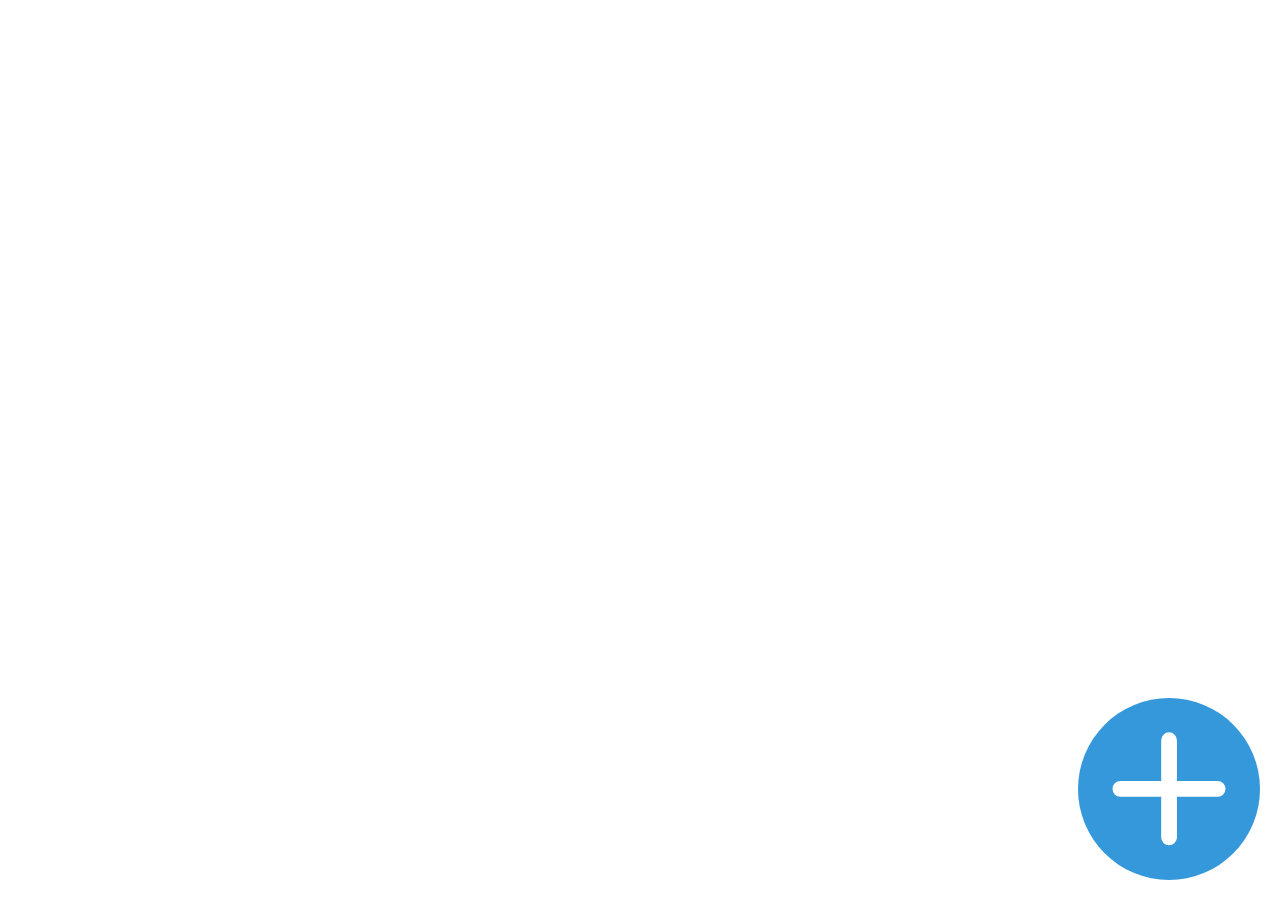
<file: index.html>
<!DOCTYPE html>
<html>
    <head>
        <meta charset="utf-8">
        <meta http-equiv="X-UA-Compatible" content="IE=edge">
        <title>Home</title>
        <meta name="description" content="">
        <meta name="viewport" content="width=device-width, initial-scale=1">
        <link rel="stylesheet" href="common/style.css">
    </head>
    <body bgcolor="#11111a">
            <h1 class="regular-text">Site Under Construction</h1>
            <script>window.location.href = "./VTracker"</script>
    </body>
</html>
</file>
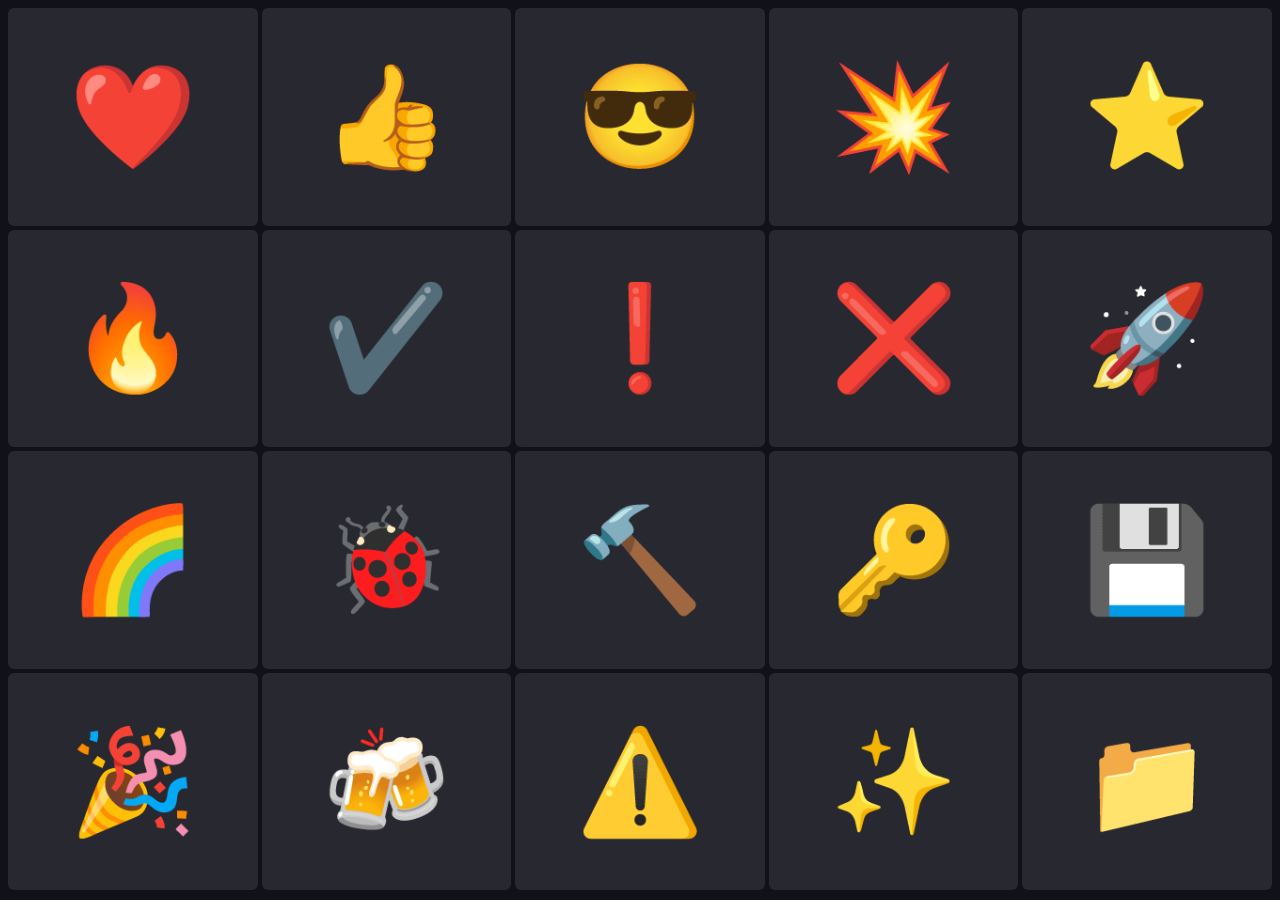
<file: emoji-palette/index.html>
<!DOCTYPE html>
<html>
    <head>
        <meta charset="utf-8">
        <meta http-equiv="X-UA-Compatible" content="IE=edge">
        <title>Emoji Palette</title>
        <meta name="description" content="">
        <meta name="viewport" content="width=device-width, initial-scale=1">
        <link rel="stylesheet" href="style.css">
    </head>
    <body class="grid-container" bgcolor="#11111a">
        <script src="index.js" async defer></script>

        <!-- <div id="grid-container" class="grid-container"> -->

        </div>
    </body>
</html>
</file>
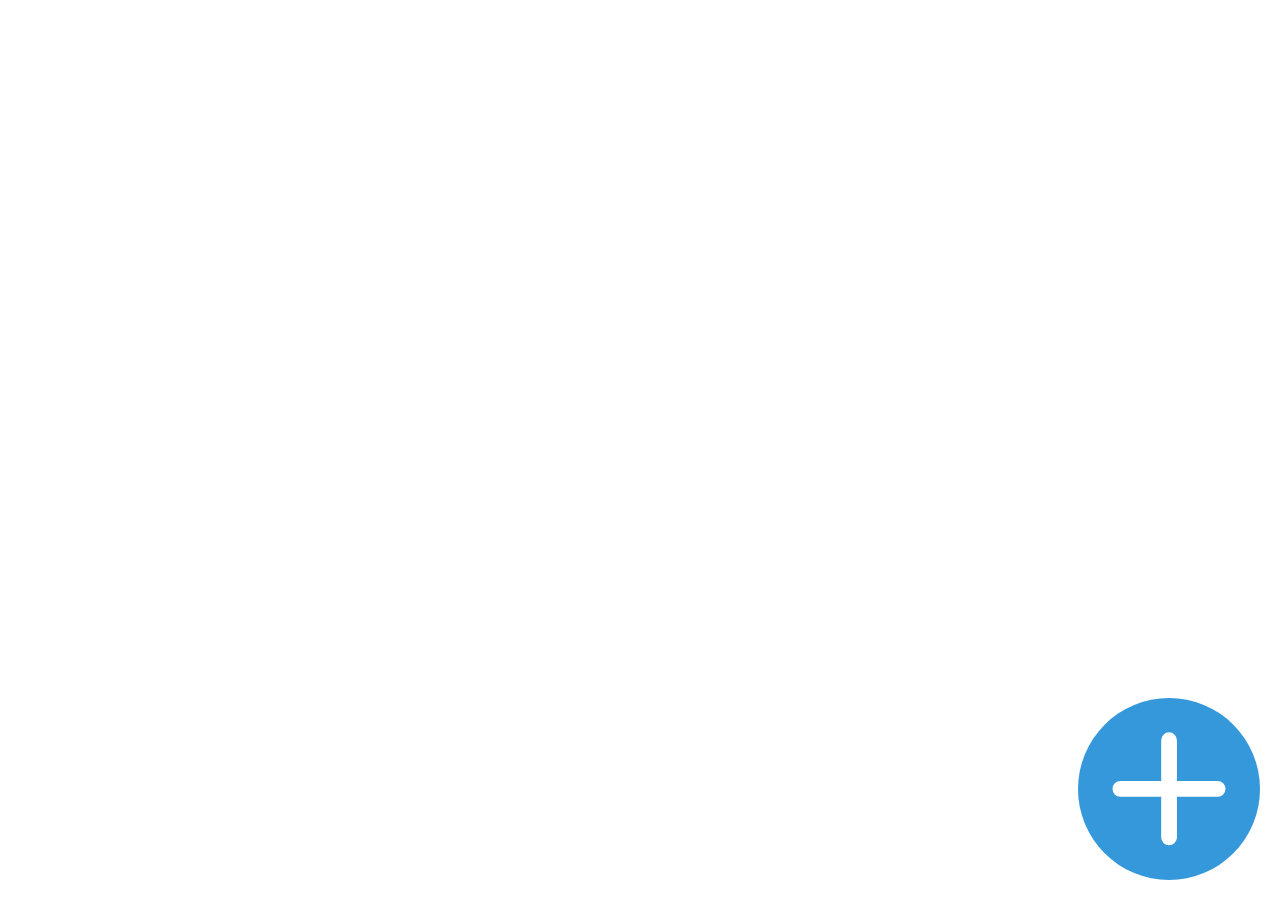
<file: VTracker/index.html>
<!DOCTYPE html>
<!--[if lt IE 7]>      <html class="no-js lt-ie9 lt-ie8 lt-ie7"> <![endif]-->
<!--[if IE 7]>         <html class="no-js lt-ie9 lt-ie8"> <![endif]-->
<!--[if IE 8]>         <html class="no-js lt-ie9"> <![endif]-->
<!--[if gt IE 8]>      <html class="no-js"> <!--<![endif]-->
<html>
    <head>
        <meta charset="utf-8">
        <meta http-equiv="X-UA-Compatible" content="IE=edge">
        <title>VTracker</title>
        <meta name="description" content="">
        <meta name="viewport" content="width=device-width, initial-scale=1">
        <link rel="stylesheet" href="resource/style.css">
        <link rel="manifest" href="/resource/manifest.json">
        <link rel="apple-touch-icon" href="/resource/avatar1024.png" />
        <link rel="icon" type="image/x-icon" href="/resource/favicon256.ico" />
        <script src="sw.js" async defer></script>
    </head>
    <body>
        <div id="root"></div>

        <script type="module" src="./app.js"></script>
    </body>
</html>
</file>
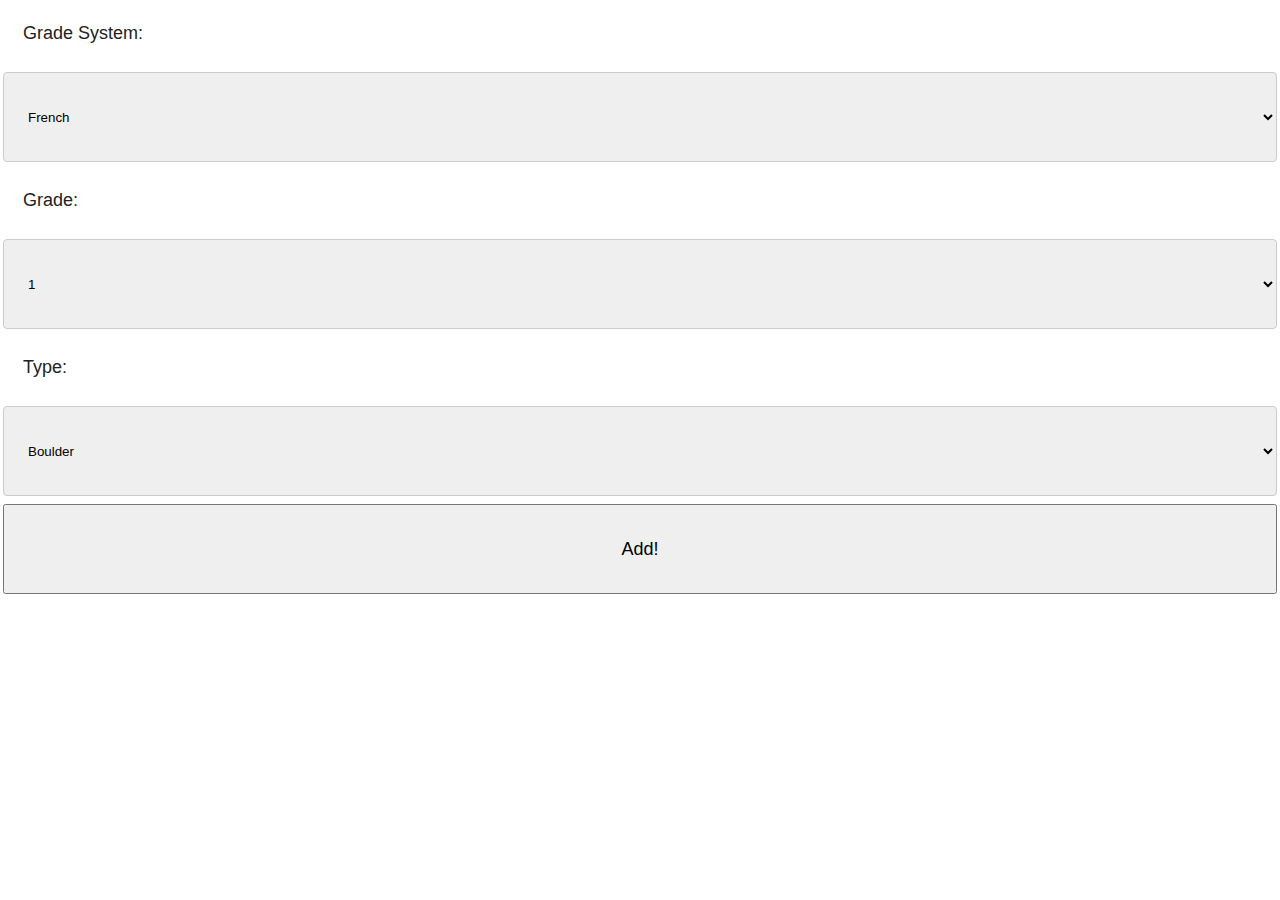
<file: VTracker/add/index.html>
<!DOCTYPE html>
<!--[if lt IE 7]>      <html class="no-js lt-ie9 lt-ie8 lt-ie7"> <![endif]-->
<!--[if IE 7]>         <html class="no-js lt-ie9 lt-ie8"> <![endif]-->
<!--[if IE 8]>         <html class="no-js lt-ie9"> <![endif]-->
<!--[if gt IE 8]>      <html class="no-js"> <!--<![endif]-->
<html>
    <head>
        <meta charset="utf-8">
        <meta http-equiv="X-UA-Compatible" content="IE=edge">
        <title>VTracker</title>
        <meta name="description" content="">
        <meta name="viewport" content="width=device-width, initial-scale=1">
        <link rel="stylesheet" href="../resource/style.css">
        <link rel="manifest" href="../resource/manifest.json">
        <link rel="apple-touch-icon" href="../resource/avatar1024.png" />
        <link rel="icon" type="image/x-icon" href="../resource/favicon256.ico" />
        <script src="../sw.js" async defer></script>

        <style>
            html, body {
                overflow-x: hidden;
                overflow-y: hidden;
            }
        </style>

    </head>
    <body>
        
        <div id="root"></div>

        <script type="module" src="./app.js"></script>
    </body>
</html>
</file>
<file: common/style.css>
/*
Color Reference:
bg: #11111a
lighter than bg: #1d1d25
lighter than that: #282830
lil brighter: #383847
almost white: #e2e2e9
white: #ffffff
theme color: #9bf2cc
*/

.button {
    border: #444453;
    fill: white;
    border-radius: 6px;
    background-color: #282830;
    color: white;
    padding: 10px 10px;
    text-align: center;
    display: inline-block;
    transition-duration: 0.5s;
    font-size: 8vw;
}

.regular-text {
  font-familly: Tahoma, sans-serif;
  color: white;
}
</file>
<file: emoji-palette/style.css>
/*
Color Reference:
bg: #11111a
lighter than bg: #1d1d25
lighter than that: #282830
lil brighter: #383847
almost white: #e2e2e9
white: #ffffff
theme color: #9bf2cc
*/

.copy-button {
    border: #444453;
    fill: white;
    border-radius: 6px;
    background-color: #282830;
    color: white;
    /* width: 10vw; */
    /* height: calc(33vh - 10px); */
    padding: 10px 10px;
    text-align: center;
    display: inline-block;
    transition-duration: 0.5s;
    font-size: 8vw;
}
/* .copy-button + .copy-button {
    margin-left: 10%;
    margin-top: 10%;
} */

.copy-button:hover {
    background-color: #383847;
}
.copy-button:active {
    background-color: #303039;
}

.grid-container {
  display: grid;
  grid-template-columns: repeat(auto-fit, minmax(17vw, 1fr));
  grid-gap: 4px 4px;
  grid-auto-rows: calc(17vw);
}
</file>
<file: VTracker/resource/style.css>
* {
    padding: 1px;
    margin:  0;
}

body {
    /* overflow: hidden; */
    font-family: 'Trebuchet MS', 'Lucida Sans Unicode', 'Lucida Grande', 'Lucida Sans', Arial, sans-serif;
}

.small {
    color: #686868;
}

.icon {
    filter: invert(100%);
    width: 20vmin;
    height: 20vmin;
}

.climbs__climb {
    padding-bottom: 2px;
    border-bottom: 1px solid #eee;
}

.climbs__add {
    width: 20vmin; /* 20vmin ensures it's 20% of the smaller dimension */
    height: 20vmin; /* Same as width to maintain a perfect circle */
    max-width: 200px; /* Max width to limit scaling */
    max-height: 200px; /* Max height to limit scaling */
    border-radius: 50%; /* Ensures it's a circle */
    background-color: #3498db; /* Adjust background color */
    position: fixed;
    bottom: 20px; /* Adjust as needed */
    right: 20px; /* Adjust as needed */
    display: flex;
    justify-content: center;
    align-items: center;
    font-size: 10vmin; /* Adjust the font size as needed */
    color: white; /* Adjust the color as needed */
    /* height: 100px; */
    user-select: none;
}

.climbs__empty {
    text-align: center;
    padding-bottom: 2px;
    color: #c8c8c8;
    user-select: none;
}

/*selectors*/
select {
    width: 100%;
    height: 10vmin;
    padding: 12px 20px;
    margin: 8px 0;
    display: inline-block;
    border: 1px solid #ccc;
    border-radius: 4px;
    box-sizing: border-box;
}

.add__header {
    width: 100%;
    font-size: 2vmin;
    padding: 12px 20px;
    margin: 8px 0;
    color: #222
}

.add__button {
    width: 100%;
    height: 10vmin;
    padding: 12px 20px;
    font-size: 2vmin;
}
</file>
